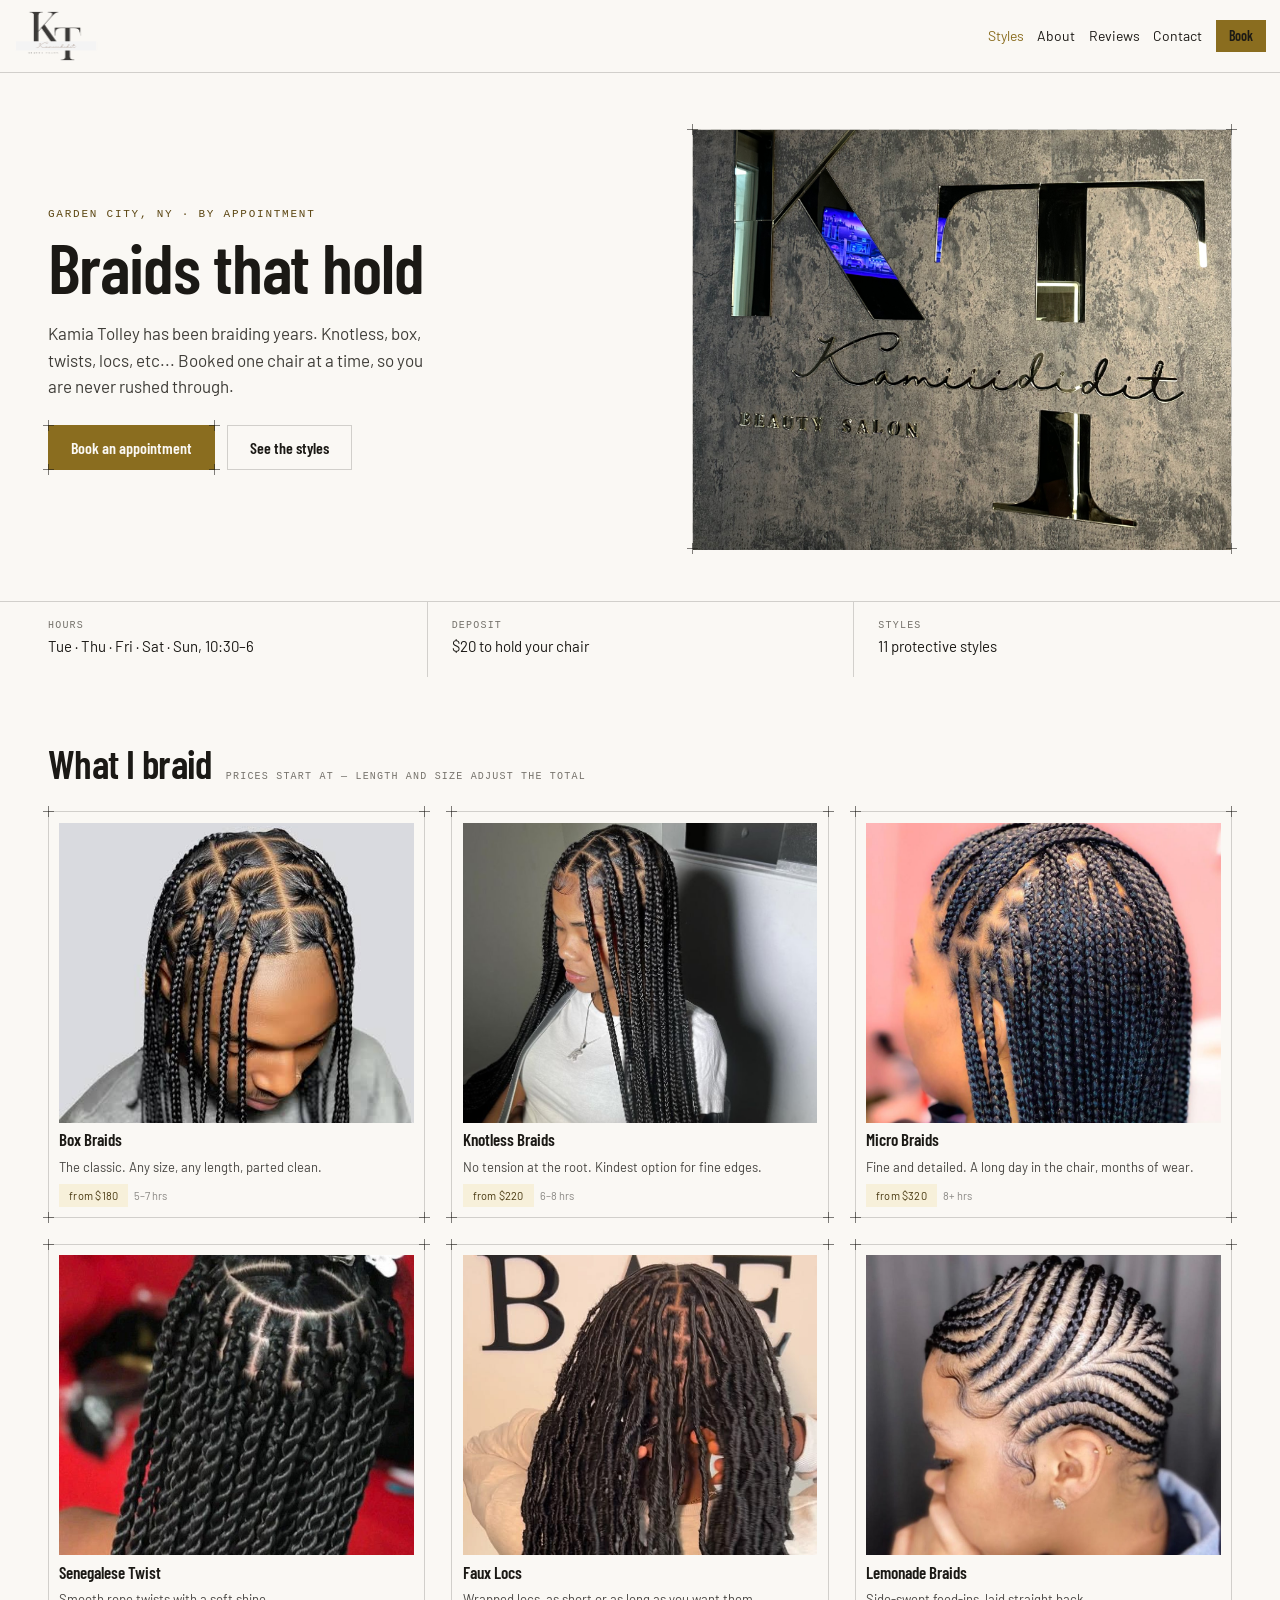
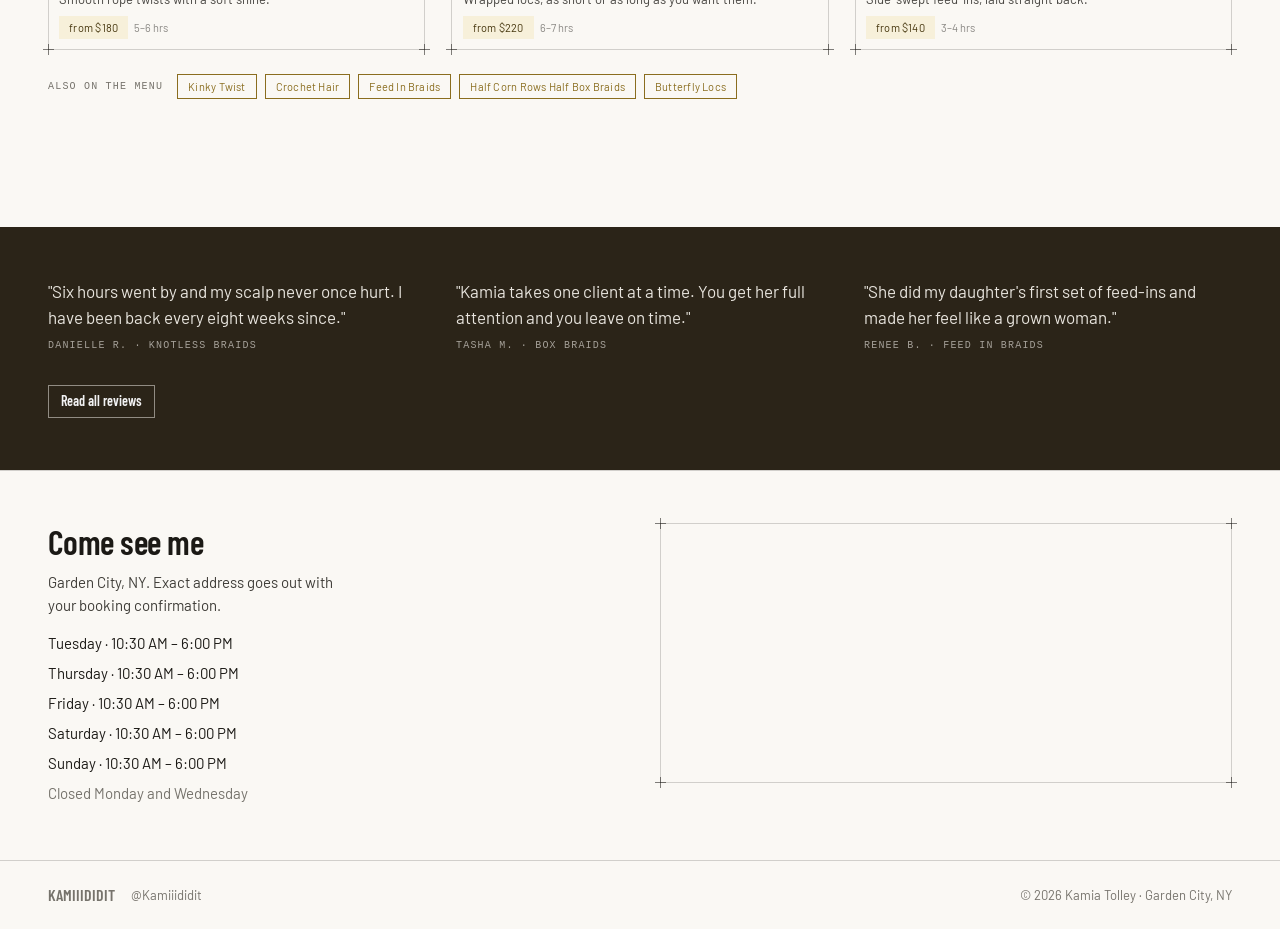
<file: index.html>
<!DOCTYPE html>
<html lang="en">
<head>
<meta charset="utf-8">
<meta name="viewport" content="width=device-width, initial-scale=1">
<title>KamiDidIt — Braiding in Garden City, NY</title>
<meta name="description" content="Kamia Tolley braids out of Garden City, NY — knotless, box, twists and locs, one chair at a time. Book online with a $20 deposit.">
<link rel="stylesheet" href="assets/styles.css">
<link rel="stylesheet" href="assets/site.css">
</head>
<body>

<header class="nav site-nav">
  <a class="nav-brand" href="index.html"><img class="nav-logo" src="assets/logo.png" alt="KamiiiDidIt"></a>
  <nav class="nav-links">
    <a href="index.html" aria-current="page">Styles</a>
    <a href="about.html">About</a>
    <a href="reviews.html">Reviews</a>
    <a href="contact.html">Contact</a>
  </nav>
  <a class="btn btn-primary" href="book.html">Book</a>
  <button class="nav-toggle" id="navToggle" aria-expanded="false" aria-controls="navPanel" aria-label="Menu">
    <svg width="20" height="20" viewBox="0 0 24 24" fill="none" stroke="currentColor" stroke-width="1.5"><path d="M3 6h18M3 12h18M3 18h18"/></svg>
  </button>
  <div class="nav-panel" id="navPanel">
    <a href="index.html" aria-current="page">Styles</a>
    <a href="about.html">About</a>
    <a href="reviews.html">Reviews</a>
    <a href="contact.html">Contact</a>
    <a class="btn btn-primary" href="book.html">Book an appointment</a>
  </div>
</header>

<section class="hero">
  <div>
    <div class="page-kicker">GARDEN CITY, NY · BY APPOINTMENT</div>
    <h1>Braids that hold</h1>
    <p>Kamia Tolley has been braiding years. Knotless, box, twists, locs, etc... Booked one chair at a time, so you are never rushed through.</p>
    <div class="hero-actions">
      <a class="btn btn-primary blueprint" href="book.html" style="padding:12px 22px;font-size:16px"><i class="corner tl"></i><i class="corner tr"></i><i class="corner bl"></i><i class="corner br"></i>Book an appointment</a>
      <a class="btn btn-secondary" href="#what-i-braid" style="padding:12px 22px;font-size:16px">See the styles</a>
    </div>
  </div>
  <div class="ph blueprint" style="height:420px"><i class="corner tl"></i><i class="corner tr"></i><i class="corner bl"></i><i class="corner br"></i>
    <img class = "card-photo-me" src = "assets/img/Wall-Logo.jpeg" alt = "Wall-Logo" style="object-position: center 80%;">
  </div></section>

<div class="info-strip">
  <div><div class="eyebrow">HOURS</div><div class="value">Tue · Thu · Fri · Sat · Sun, 10:30–6</div></div>
  <div><div class="eyebrow">DEPOSIT</div><div class="value">$20 to hold your chair</div></div>
  <div><div class="eyebrow">STYLES</div><div class="value">11 protective styles</div></div>
</div>

<section class="section" id="what-i-braid">
  <div class="section-title-row">
    <h2 style="font-size:40px;margin:0">What I braid</h2>
    <span class="eyebrow">PRICES START AT — LENGTH AND SIZE ADJUST THE TOTAL</span>
  </div>
  <div class="braid-grid">
    <div class="card blueprint"><i class="corner tl"></i><i class="corner tr"></i><i class="corner bl"></i><i class="corner br"></i>
      <img class="card-photo" src="assets/img/box-braids.jpg" alt="Box braids" style="object-position: center 20%;">
      <div class="card-title">Box Braids</div><p class="card-body">The classic. Any size, any length, parted clean.</p>
      <div class="card-meta"><span class="tag tag-accent">from $180</span><span>5–7 hrs</span></div></div>
    <div class="card blueprint"><i class="corner tl"></i><i class="corner tr"></i><i class="corner bl"></i><i class="corner br"></i>
      <img class="card-photo" src="assets/img/knotless-braids.jpg" alt="Knotless braids" style="object-position: center 10%;">
      <div class="card-title">Knotless Braids</div><p class="card-body">No tension at the root. Kindest option for fine edges.</p>
      <div class="card-meta"><span class="tag tag-accent">from $220</span><span>6–8 hrs</span></div></div>
    <div class="card blueprint"><i class="corner tl"></i><i class="corner tr"></i><i class="corner bl"></i><i class="corner br"></i>
      <img class="card-photo" src="assets/img/micro.jpg" alt="Micro Braids" style="object-position: center 5%;">
      <div class="card-title">Micro Braids</div><p class="card-body">Fine and detailed. A long day in the chair, months of wear.</p>
      <div class="card-meta"><span class="tag tag-accent">from $320</span><span>8+ hrs</span></div></div>
    <div class="card blueprint"><i class="corner tl"></i><i class="corner tr"></i><i class="corner bl"></i><i class="corner br"></i>
      <img class="card-photo" src="assets/img/senegalese-twist.jpg" alt="Senegalese twist" style="object-position: center 5%;">
      <div class="card-title">Senegalese Twist</div><p class="card-body">Smooth rope twists with a soft shine.</p>
      <div class="card-meta"><span class="tag tag-accent">from $180</span><span>5–6 hrs</span></div></div>
    <div class="card blueprint"><i class="corner tl"></i><i class="corner tr"></i><i class="corner bl"></i><i class="corner br"></i>
      <img class="card-photo" src="assets/img/faux-locs.jpg" alt="Faux locs" style="object-position: center 10%;">
      <div class="card-title">Faux Locs</div><p class="card-body">Wrapped locs, as short or as long as you want them.</p>
      <div class="card-meta"><span class="tag tag-accent">from $220</span><span>6–7 hrs</span></div></div>
    <div class="card blueprint"><i class="corner tl"></i><i class="corner tr"></i><i class="corner bl"></i><i class="corner br"></i>
      <img class="card-photo" src="assets/img/lemonade-braids.jpg" alt="Lemonade braids" style="object-position: center 5%;">
      <div class="card-title">Lemonade Braids</div><p class="card-body">Side-swept feed-ins, laid straight back.</p>
      <div class="card-meta"><span class="tag tag-accent">from $140</span><span>3–4 hrs</span></div></div>
  </div>
  <div class="also-on-menu">
    <span class="eyebrow">ALSO ON THE MENU</span>
    <span class="tag tag-outline">Kinky Twist</span><span class="tag tag-outline">Crochet Hair</span><span class="tag tag-outline">Feed In Braids</span><span class="tag tag-outline">Half Corn Rows Half Box Braids</span><span class="tag tag-outline">Butterfly Locs</span>
  </div>
</section>

<div class="ink-band" style="margin-top:64px">
  <div class="ink-band-grid">
    <div><p class="quote">"Six hours went by and my scalp never once hurt. I have been back every eight weeks since."</p><div class="attrib">DANIELLE R. · KNOTLESS BRAIDS</div></div>
    <div><p class="quote">"Kamia takes one client at a time. You get her full attention and you leave on time."</p><div class="attrib">TASHA M. · BOX BRAIDS</div></div>
    <div><p class="quote">"She did my daughter's first set of feed-ins and made her feel like a grown woman."</p><div class="attrib">RENEE B. · FEED IN BRAIDS</div></div>
  </div>
  <div style="margin-top:34px"><a class="btn" href="reviews.html">Read all reviews</a></div>
</div>

<div class="visit-grid">
  <div>
    <h2 style="font-size:34px;margin:0 0 10px">Come see me</h2>
    <p style="color:var(--color-neutral-800);max-width:36ch">Garden City, NY. Exact address goes out with your booking confirmation.</p>
    <div class="hours-list">
      <div>Tuesday · 10:30 AM – 6:00 PM</div><div>Thursday · 10:30 AM – 6:00 PM</div><div>Friday · 10:30 AM – 6:00 PM</div><div>Saturday · 10:30 AM – 6:00 PM</div><div>Sunday · 10:30 AM – 6:00 PM</div>
      <div class="closed">Closed Monday and Wednesday</div>
    </div>
  </div>
  <div class="blueprint" style="height:260px"><i class="corner tl"></i><i class="corner tr"></i><i class="corner bl"></i><i class="corner br"></i><iframe src="https://maps.google.com/maps?q=Garden%20City%2C%20NY&z=13&output=embed" width="100%" height="100%" style="border:0;display:block" loading="lazy" referrerpolicy="no-referrer-when-downgrade" title="Map of Garden City, NY"></iframe></div>
</div>

<footer class="site-footer">
  <span class="nav-brand">KAMIIIDIDIT</span>
  <span>@Kamiiididit</span>
  <span class="copyright">© 2026 Kamia Tolley · Garden City, NY</span>
</footer>

<script src="assets/site.js"></script>
</body>
</html>
</file>
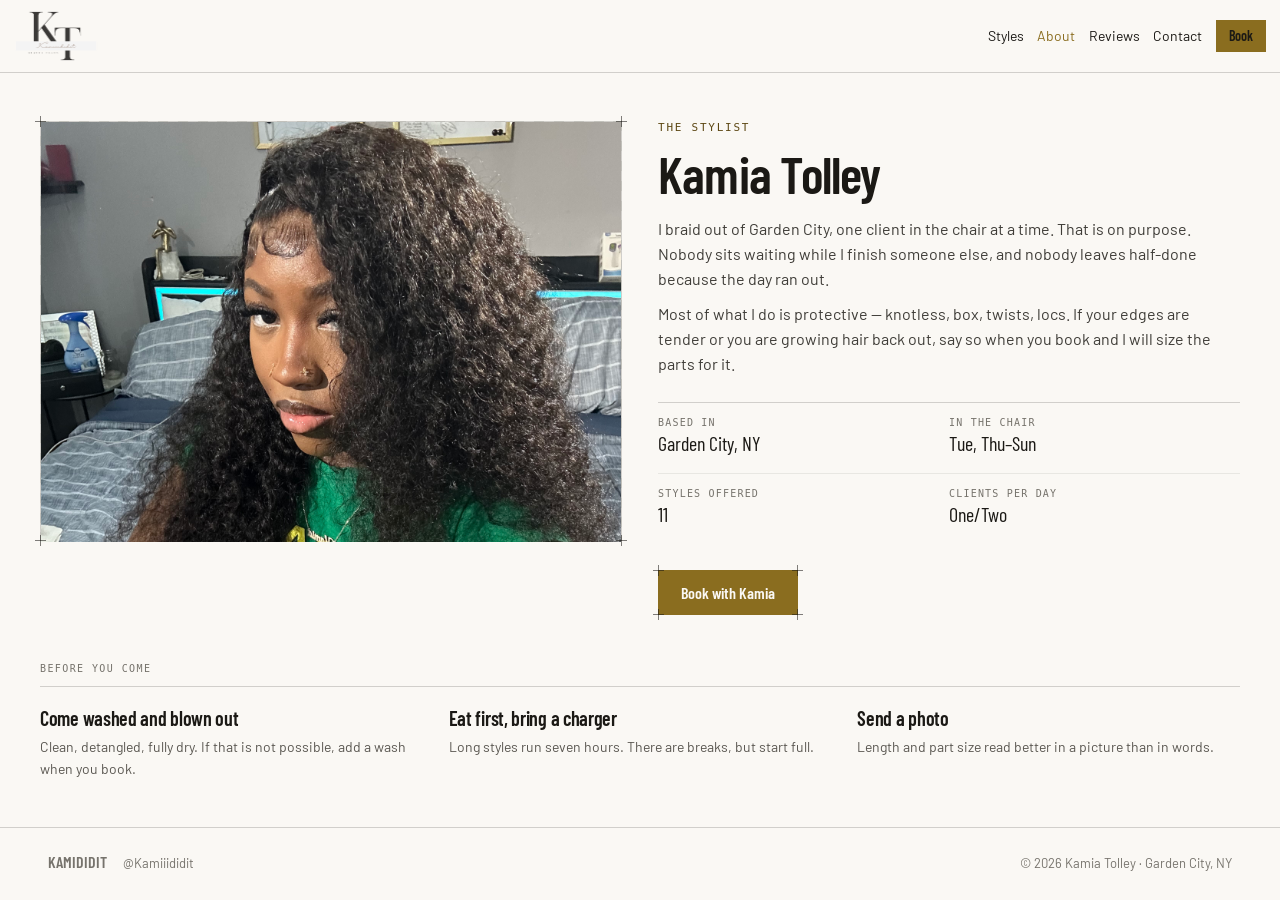
<file: about.html>
<!DOCTYPE html>
<html lang="en">
<head>
<meta charset="utf-8">
<meta name="viewport" content="width=device-width, initial-scale=1">
<title>About Kamia — KamiDidIt</title>
<meta name="description" content="Kamia Tolley braids one client at a time out of Garden City, NY. Read what to know before you sit down.">
<link rel="stylesheet" href="assets/styles.css">
<link rel="stylesheet" href="assets/site.css">
</head>
<body>

<header class="nav site-nav">
  <a class="nav-brand" href="index.html"><img class="nav-logo" src="assets/logo.png" alt="KamiiiDidIt"></a>
  <nav class="nav-links">
    <a href="index.html">Styles</a>
    <a href="about.html" aria-current="page">About</a>
    <a href="reviews.html">Reviews</a>
    <a href="contact.html">Contact</a>
  </nav>
  <a class="btn btn-primary" href="book.html">Book</a>
  <button class="nav-toggle" id="navToggle" aria-expanded="false" aria-controls="navPanel" aria-label="Menu">
    <svg width="20" height="20" viewBox="0 0 24 24" fill="none" stroke="currentColor" stroke-width="1.5"><path d="M3 6h18M3 12h18M3 18h18"/></svg>
  </button>
  <div class="nav-panel" id="navPanel">
    <a href="index.html">Styles</a>
    <a href="about.html" aria-current="page">About</a>
    <a href="reviews.html">Reviews</a>
    <a href="contact.html">Contact</a>
    <a class="btn btn-primary" href="book.html">Book an appointment</a>
  </div>
</header>

<div class="about-grid">
  <div class="ph blueprint" style="height:420px"><i class="corner tl"></i><i class="corner tr"></i><i class="corner bl"></i><i class="corner br"></i>
    <img class = "card-photo-me" src = "assets/img/Kami.jpeg" alt = "Kami" style="object-position: center 15%;">
  </div>
  <div>
    <div class="page-kicker">THE STYLIST</div>
    <h1>Kamia Tolley</h1>
    <p>I braid out of Garden City, one client in the chair at a time. That is on purpose. Nobody sits waiting while I finish someone else, and nobody leaves half-done because the day ran out.</p>
    <p>Most of what I do is protective — knotless, box, twists, locs. If your edges are tender or you are growing hair back out, say so when you book and I will size the parts for it.</p>
    <div class="about-stats">
      <div><div class="eyebrow">BASED IN</div><div class="value">Garden City, NY</div></div>
      <div><div class="eyebrow">IN THE CHAIR</div><div class="value">Tue, Thu–Sun</div></div>
      <div><div class="eyebrow">STYLES OFFERED</div><div class="value">11</div></div>
      <div><div class="eyebrow">CLIENTS PER DAY</div><div class="value">One/Two</div></div>
    </div>
    <a class="btn btn-primary blueprint" href="book.html" style="padding:12px 22px;font-size:16px;margin-top:26px"><i class="corner tl"></i><i class="corner tr"></i><i class="corner bl"></i><i class="corner br"></i>Book with Kamia</a>
  </div>
</div>

<div class="section-rule">
  <div class="eyebrow">BEFORE YOU COME</div>
  <div class="prep-grid">
    <div><h4>Come washed and blown out</h4><p>Clean, detangled, fully dry. If that is not possible, add a wash when you book.</p></div>
    <div><h4>Eat first, bring a charger</h4><p>Long styles run seven hours. There are breaks, but start full.</p></div>
    <div><h4>Send a photo</h4><p>Length and part size read better in a picture than in words.</p></div>
  </div>
</div>

<footer class="site-footer">
  <span class="nav-brand">KAMIDIDIT</span>
  <span>@Kamiiididit</span>
  <span class="copyright">© 2026 Kamia Tolley · Garden City, NY</span>
</footer>

<script src="assets/site.js"></script>
</body>
</html>
</file>
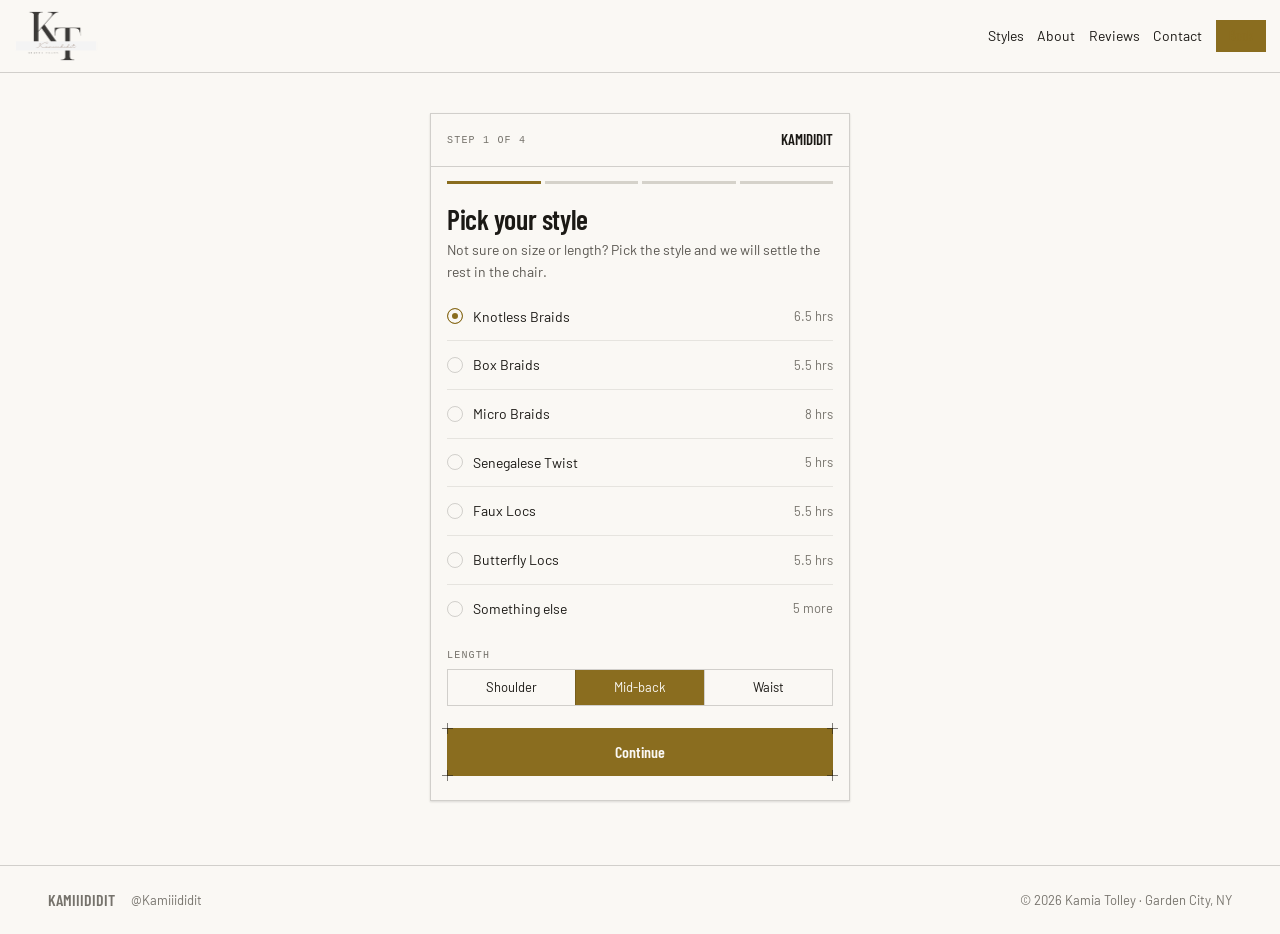
<file: book.html>
<!DOCTYPE html>
<html lang="en">
<head>
<meta charset="utf-8">
<meta name="viewport" content="width=device-width, initial-scale=1">
<title>Book an Appointment — KamiDidIt</title>
<meta name="description" content="Book a braiding appointment with Kamia Tolley in Garden City, NY. Pick your style, your day, and hold your chair with a $20 deposit.">
<link rel="stylesheet" href="assets/styles.css">
<link rel="stylesheet" href="assets/site.css">
</head>
<body>

<header class="nav site-nav">
  <a class="nav-brand" href="index.html"><img class="nav-logo" src="assets/logo.png" alt="KamiiiDidIt"></a>
  <nav class="nav-links">
    <a href="index.html">Styles</a>
    <a href="about.html">About</a>
    <a href="reviews.html">Reviews</a>
    <a href="contact.html">Contact</a>
  </nav>
  <a class="btn btn-primary" href="book.html" aria-current="page">Book</a>
  <button class="nav-toggle" id="navToggle" aria-expanded="false" aria-controls="navPanel" aria-label="Menu">
    <svg width="20" height="20" viewBox="0 0 24 24" fill="none" stroke="currentColor" stroke-width="1.5"><path d="M3 6h18M3 12h18M3 18h18"/></svg>
  </button>
  <div class="nav-panel" id="navPanel">
    <a href="index.html">Styles</a>
    <a href="about.html">About</a>
    <a href="reviews.html">Reviews</a>
    <a href="contact.html">Contact</a>
    <a class="btn btn-primary" href="book.html" aria-current="page">Book an appointment</a>
  </div>
</header>

<div class="wizard-wrap">
<div class="wizard-card" data-wizard>

  <div class="wizard-head">
    <span class="eyebrow" id="stepLabel">STEP 1 OF 4</span>
    <span class="brand">KAMIDIDIT</span>
  </div>
  <div class="wizard-progress"><span class="done"></span><span></span><span></span><span></span></div>

  <!-- STEP 1 — style + length -->
  <section class="wizard-step" data-step="1">
    <h3>Pick your style</h3>
    <p class="step-hint">Not sure on size or length? Pick the style and we will settle the rest in the chair.</p>
    <div class="style-list">
      <label class="radio"><span class="name"><input type="radio" name="bk-style" value="knotless" checked><span class="dot"></span>Knotless Braids</span><span class="hrs" data-hrs-for="knotless">6–8 hrs</span></label>
      <label class="radio"><span class="name"><input type="radio" name="bk-style" value="box"><span class="dot"></span>Box Braids</span><span class="hrs" data-hrs-for="box">5–7 hrs</span></label>
      <label class="radio"><span class="name"><input type="radio" name="bk-style" value="micro"><span class="dot"></span>Micro Braids</span><span class="hrs" data-hrs-for="micro">8+ hrs</span></label>
      <label class="radio"><span class="name"><input type="radio" name="bk-style" value="senegalese"><span class="dot"></span>Senegalese Twist</span><span class="hrs" data-hrs-for="senegalese">5–6 hrs</span></label>
      <label class="radio"><span class="name"><input type="radio" name="bk-style" value="fauxlocs"><span class="dot"></span>Faux Locs</span><span class="hrs" data-hrs-for="fauxlocs">6–7 hrs</span></label>
      <label class="radio"><span class="name"><input type="radio" name="bk-style" value="butterfly"><span class="dot"></span>Butterfly Locs</span><span class="hrs" data-hrs-for="butterfly">6 hrs</span></label>
      <label class="radio" style="border-bottom:none"><span class="name"><input type="radio" name="bk-style" value="other"><span class="dot"></span>Something else</span><span class="hrs">5 more</span></label>
    </div>
    <div class="field-block">
      <div class="eyebrow">LENGTH</div>
      <div class="seg" style="width:100%">
        <label class="seg-opt" style="flex:1;justify-content:center"><input type="radio" name="bk-len" value="Shoulder">Shoulder</label>
        <label class="seg-opt" style="flex:1;justify-content:center"><input type="radio" name="bk-len" value="Mid-back" checked>Mid-back</label>
        <label class="seg-opt" style="flex:1;justify-content:center"><input type="radio" name="bk-len" value="Waist">Waist</label>
      </div>
    </div>
    <button type="button" class="btn btn-primary btn-block blueprint" data-next="2" style="min-height:48px;font-size:16px;margin-top:22px"><i class="corner tl"></i><i class="corner tr"></i><i class="corner bl"></i><i class="corner br"></i>Continue</button>
  </section>

  <!-- STEP 2 — day + time -->
  <section class="wizard-step" data-step="2" hidden>
    <h3>Pick your day</h3>
    <p class="step-hint"><span data-sum-style>Knotless Braids, mid-back</span> — <span data-sum-hrs>about 6–8 hrs — only full-day slots show</span>.</p>

    <div class="cal-head">
      <span class="month" id="calMonthLabel">&nbsp;</span>
      <span class="arrows">
        <button type="button" class="btn btn-secondary btn-icon" id="calPrev" aria-label="Previous month">‹</button>
        <button type="button" class="btn btn-secondary btn-icon" id="calNext" aria-label="Next month">›</button>
      </span>
    </div>
    <div class="cal-dow"><span>M</span><span>T</span><span>W</span><span>T</span><span>F</span><span>S</span><span>S</span></div>
    <div class="cal-grid" id="calGrid"></div>

    <div class="eyebrow field-block" data-sum-daylabel>&nbsp;</div>
    <div class="time-row" id="timeRow"></div>
    <p style="font-size:12px;color:var(--color-neutral-600);margin-top:12px">Shorter styles free up more start times in the day — longer ones take the whole chair.</p>

    <div style="display:flex;gap:10px;margin-top:14px">
      <button type="button" class="btn btn-secondary" data-back="1" style="min-height:48px">Back</button>
      <button type="button" class="btn btn-primary blueprint" data-next="3" style="flex:1;min-height:48px;font-size:16px"><i class="corner tl"></i><i class="corner tr"></i><i class="corner bl"></i><i class="corner br"></i>Continue</button>
    </div>
  </section>

  <!-- STEP 3 — about you -->
  <section class="wizard-step" data-step="3" hidden>
    <h3>About you</h3>
    <p class="step-hint">So I know what to have ready before you sit down.</p>
    <div style="display:flex;flex-direction:column;gap:14px;margin-top:14px">
      <div class="field"><label for="bkName">Name</label><input id="bkName" class="input" style="min-height:44px" placeholder="Your name" required></div>
      <div class="field"><label for="bkPhone">Phone</label><input id="bkPhone" class="input" type="tel" style="min-height:44px" placeholder="(516) 555-0142" required></div>
      <div class="field"><label for="bkEmail">Email</label><input id="bkEmail" class="input" type="email" style="min-height:44px" placeholder="you@email.com"></div>
      <div class="field"><label>Are you bringing your own hair?</label>
        <div class="seg" style="width:100%"><label class="seg-opt" style="flex:1;justify-content:center;min-height:44px"><input type="radio" name="bk-hair" value="own" checked>Yes</label><label class="seg-opt" style="flex:1;justify-content:center;min-height:44px"><input type="radio" name="bk-hair" value="need">I need hair</label></div>
      </div>
      <div class="field"><label for="bkNotes">Anything I should know?</label><textarea id="bkNotes" class="input" placeholder="Tender scalp, a color you want, a length photo — say it here."></textarea></div>
    </div>
    <div style="display:flex;gap:10px;margin-top:20px">
      <button type="button" class="btn btn-secondary" data-back="2" style="min-height:48px">Back</button>
      <button type="button" class="btn btn-primary blueprint" data-next="4" style="flex:1;min-height:48px;font-size:16px"><i class="corner tl"></i><i class="corner tr"></i><i class="corner bl"></i><i class="corner br"></i>Continue to deposit</button>
    </div>
  </section>

  <!-- STEP 4 — deposit -->
  <section class="wizard-step" data-step="4" hidden>
    <h3>Hold your chair</h3>
    <p class="step-hint">A $20 deposit books the day. It comes off your total. Kamia confirms the final price with you before we start.</p>
    <div class="card blueprint" style="margin-top:14px"><i class="corner tl"></i><i class="corner tr"></i><i class="corner bl"></i><i class="corner br"></i>
      <table class="table summary-table"><tbody>
        <tr><td data-sum-style>Knotless Braids, mid-back</td><td style="text-align:right;color:var(--color-neutral-600)" data-sum-hair>own hair</td></tr>
        <tr><td data-sum-day>Saturday, Oct 10 · 10:30 AM</td><td style="text-align:right;color:var(--color-neutral-600)" data-sum-length>~7 hrs</td></tr>
        <tr class="total"><td>Due today</td><td style="text-align:right">$20</td></tr>
        <tr class="muted"><td>Balance, in salon</td><td style="text-align:right">Quoted at your consult</td></tr>
      </tbody></table>
    </div>
    <p style="font-size:12px;color:var(--color-neutral-600);margin-top:10px">This is a design prototype — no payment is collected or transmitted here.</p>
    <div style="display:flex;flex-direction:column;gap:12px;margin-top:16px">
      <div class="field"><label for="bkCard">Card number</label><input id="bkCard" class="input" style="min-height:44px" placeholder="•••• •••• •••• ••••" autocomplete="off"></div>
      <div style="display:grid;grid-template-columns:1fr 1fr;gap:12px">
        <div class="field"><label for="bkExp">Expiry</label><input id="bkExp" class="input" style="min-height:44px" placeholder="MM / YY" autocomplete="off"></div>
        <div class="field"><label for="bkCvc">CVC</label><input id="bkCvc" class="input" style="min-height:44px" placeholder="•••" autocomplete="off"></div>
      </div>
    </div>
    <p style="font-size:12px;color:var(--color-neutral-700);margin-top:14px">Deposits are non-refundable, but move once if you tell me 48 hours ahead.</p>
    <div style="display:flex;gap:10px;margin-top:6px">
      <button type="button" class="btn btn-secondary" data-back="3" style="min-height:48px">Back</button>
      <button type="button" class="btn btn-primary blueprint" data-next="5" style="flex:1;min-height:48px;font-size:16px"><i class="corner tl"></i><i class="corner tr"></i><i class="corner bl"></i><i class="corner br"></i>Pay $20 and book</button>
    </div>
  </section>

  <!-- CONFIRMATION -->
  <div class="confirm-panel" hidden>
    <div class="mark">
      <svg width="24" height="24" viewBox="0 0 24 24" fill="none" stroke="currentColor" stroke-width="1.5"><path d="M20 6 9 17l-5-5"/></svg>
    </div>
    <h3>Chair held</h3>
    <p>Kamia will text you to confirm the exact address before <span data-sum-day>Saturday, Oct 10 · 10:30 AM</span>. Reply there with any last details.</p>
    <a class="btn btn-secondary btn-block" href="index.html" style="margin-top:18px">Back to home</a>
  </div>

</div>
</div>

<footer class="site-footer" style="max-width:1280px;margin:0 auto">
  <span class="nav-brand">KAMIIIDIDIT</span>
  <span>@Kamiiididit</span>
  <span class="copyright">© 2026 Kamia Tolley · Garden City, NY</span>
</footer>

<script src="assets/site.js"></script>
<script>
  // Keep the STEP n OF 4 label in sync with the visible step (label lives
  // outside the wizard's own data-* summary hooks, so wire it here).
  document.addEventListener("DOMContentLoaded", function () {
    var wizard = document.querySelector("[data-wizard]");
    var label = document.getElementById("stepLabel");
    if (!wizard || !label) return;
    var obs = new MutationObserver(function () {
      var visible = wizard.querySelector(".wizard-step:not([hidden])");
      if (visible) label.textContent = "STEP " + visible.dataset.step + " OF 4";
    });
    obs.observe(wizard, { attributes: true, attributeFilter: ["hidden"], subtree: true });
  });
</script>
</body>
</html>
</file>
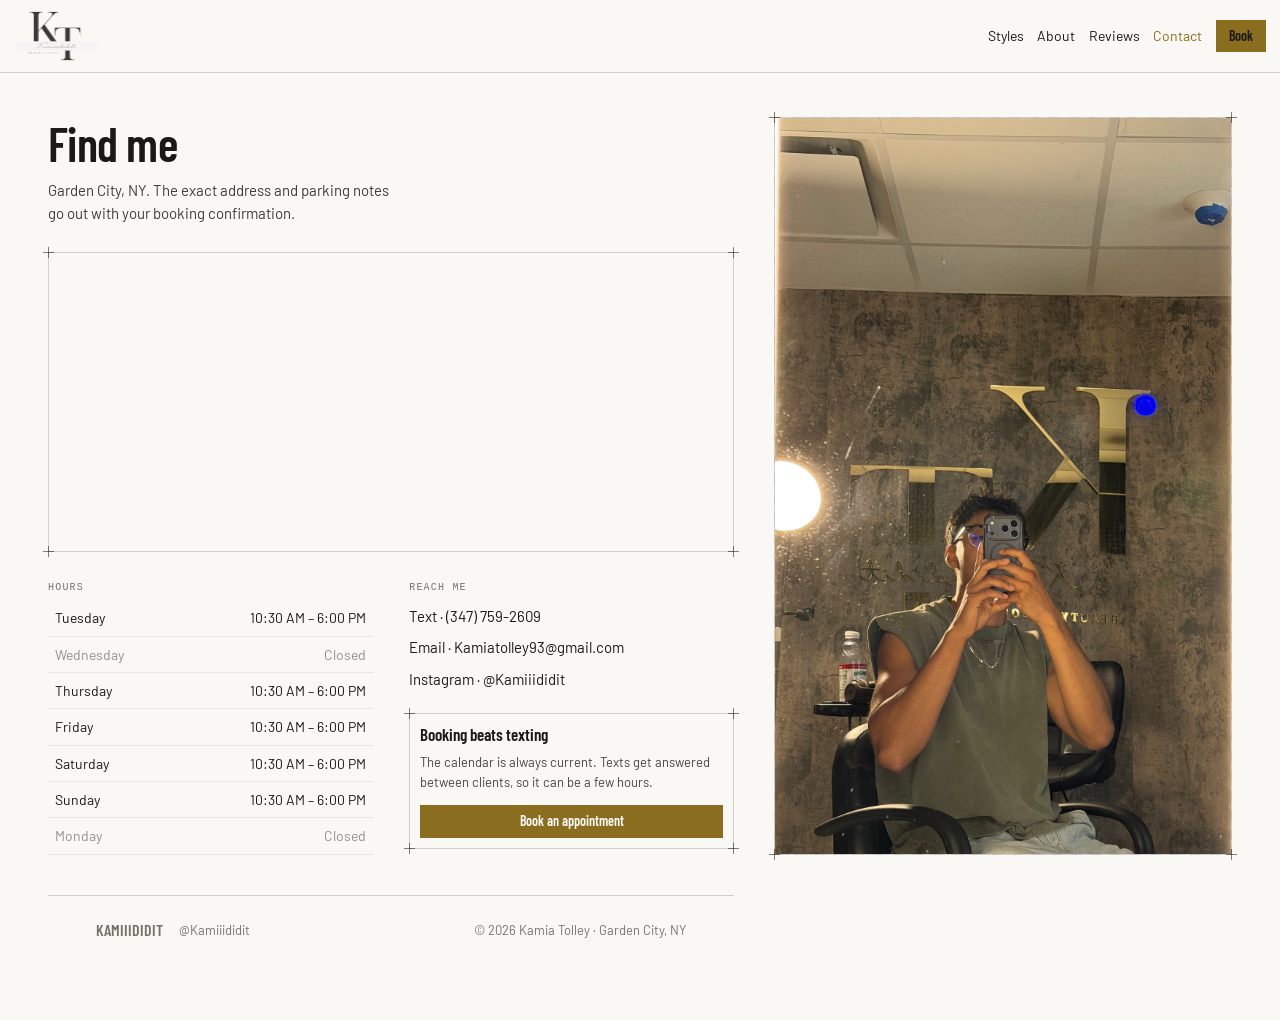
<file: contact.html>
<!DOCTYPE html>
<html lang="en">
<head>
<meta charset="utf-8">
<meta name="viewport" content="width=device-width, initial-scale=1">
<title>Contact &amp; Location — KamiDidIt</title>
<meta name="description" content="Find KamiDidIt in Garden City, NY — hours, text, email and Instagram, plus how to book.">
<link rel="stylesheet" href="assets/styles.css">
<link rel="stylesheet" href="assets/site.css">
</head>
<body>

<header class="nav site-nav">
  <a class="nav-brand" href="index.html"><img class="nav-logo" src="assets/logo.png" alt="KamiiiDidIt"></a>
  <nav class="nav-links">
    <a href="index.html">Styles</a>
    <a href="about.html">About</a>
    <a href="reviews.html">Reviews</a>
    <a href="contact.html" aria-current="page">Contact</a>
  </nav>
  <a class="btn btn-primary" href="book.html">Book</a>
  <button class="nav-toggle" id="navToggle" aria-expanded="false" aria-controls="navPanel" aria-label="Menu">
    <svg width="20" height="20" viewBox="0 0 24 24" fill="none" stroke="currentColor" stroke-width="1.5"><path d="M3 6h18M3 12h18M3 18h18"/></svg>
  </button>
  <div class="nav-panel" id="navPanel">
    <a href="index.html">Styles</a>
    <a href="about.html">About</a>
    <a href="reviews.html">Reviews</a>
    <a href="contact.html" aria-current="page">Contact</a>
    <a class="btn btn-primary" href="book.html">Book an appointment</a>
  </div>
</header>

<div class="contact-grid">
  <div>
    <h1>Find me</h1>
    <p style="color:var(--color-neutral-800);max-width:44ch">Garden City, NY. The exact address and parking notes go out with your booking confirmation.</p>
    <div class="blueprint" style="height:300px;margin:26px 0 30px"><i class="corner tl"></i><i class="corner tr"></i><i class="corner bl"></i><i class="corner br"></i><iframe src="https://maps.google.com/maps?q=Garden%20City%2C%20NY&z=13&output=embed" width="100%" height="100%" style="border:0;display:block" loading="lazy" referrerpolicy="no-referrer-when-downgrade" title="Map of Garden City, NY"></iframe></div>
    <div style="display:grid;grid-template-columns:1fr 1fr;gap:36px">
      <div>
        <div class="eyebrow" style="margin-bottom:8px">HOURS</div>
        <table class="table"><tbody>
          <tr><td>Tuesday</td><td style="text-align:right">10:30 AM – 6:00 PM</td></tr>
          <tr><td style="color:var(--color-neutral-500)">Wednesday</td><td style="text-align:right;color:var(--color-neutral-500)">Closed</td></tr>
          <tr><td>Thursday</td><td style="text-align:right">10:30 AM – 6:00 PM</td></tr>
          <tr><td>Friday</td><td style="text-align:right">10:30 AM – 6:00 PM</td></tr>
          <tr><td>Saturday</td><td style="text-align:right">10:30 AM – 6:00 PM</td></tr>
          <tr><td>Sunday</td><td style="text-align:right">10:30 AM – 6:00 PM</td></tr>
          <tr><td style="color:var(--color-neutral-500)">Monday</td><td style="text-align:right;color:var(--color-neutral-500)">Closed</td></tr>
        </tbody></table>
      </div>
      <div>
        <div class="eyebrow" style="margin-bottom:8px">REACH ME</div>
        <div class="reach-list">
          <div>Text · (347) 759-2609</div>
          <div>Email · Kamiatolley93@gmail.com</div>
          <div>Instagram · @Kamiiididit</div>
        </div>
        <div class="card blueprint" style="margin-top:18px"><i class="corner tl"></i><i class="corner tr"></i><i class="corner bl"></i><i class="corner br"></i>
          <div class="card-title">Booking beats texting</div>
          <p class="card-body">The calendar is always current. Texts get answered between clients, so it can be a few hours.</p>
          <a class="btn btn-primary btn-block" href="book.html">Book an appointment</a></div>
      </div>
    </div>
  </div>

  <div class="ph blueprint" style="height:100%;min-height:420px"><i class="corner tl"></i><i class="corner tr"></i><i class="corner bl"></i><i class="corner br"></i>
    <img class = "card-photo-seat" src="assets/img/chair.jpeg" alt = "Chair;">
</div>

<footer class="site-footer">
  <span class="nav-brand">KAMIIIDIDIT</span>
  <span>@Kamiiididit</span>
  <span class="copyright">© 2026 Kamia Tolley · Garden City, NY</span>
</footer>

<script src="assets/site.js"></script>
</body>
</html>
</file>
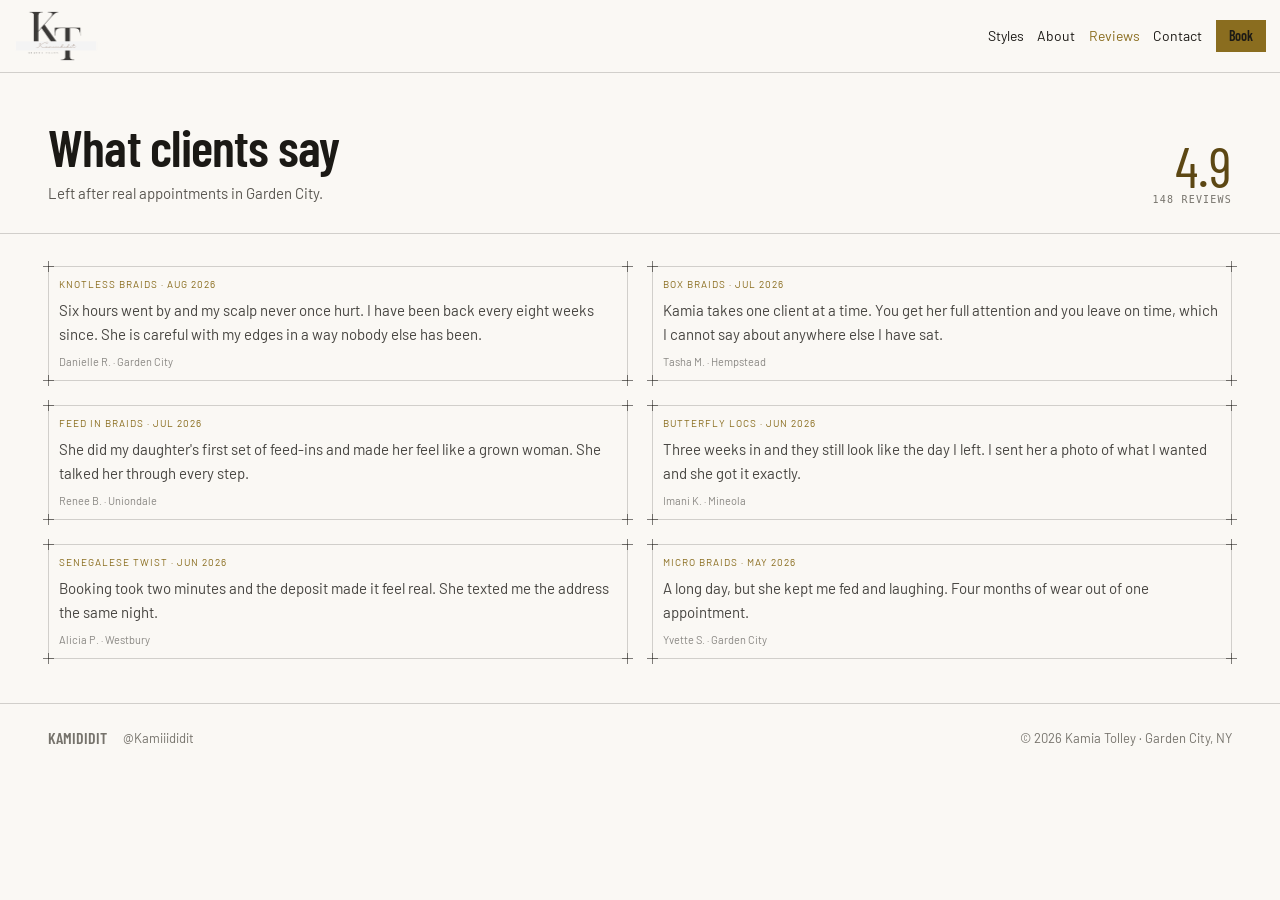
<file: reviews.html>
<!DOCTYPE html>
<html lang="en">
<head>
<meta charset="utf-8">
<meta name="viewport" content="width=device-width, initial-scale=1">
<title>Reviews — KamiDidIt</title>
<meta name="description" content="What clients say about braiding appointments with Kamia Tolley in Garden City, NY.">
<link rel="stylesheet" href="assets/styles.css">
<link rel="stylesheet" href="assets/site.css">
</head>
<body>

<header class="nav site-nav">
  <a class="nav-brand" href="index.html"><img class="nav-logo" src="assets/logo.png" alt="KamiiiDidIt"></a>
  <nav class="nav-links">
    <a href="index.html">Styles</a>
    <a href="about.html">About</a>
    <a href="reviews.html" aria-current="page">Reviews</a>
    <a href="contact.html">Contact</a>
  </nav>
  <a class="btn btn-primary" href="book.html">Book</a>
  <button class="nav-toggle" id="navToggle" aria-expanded="false" aria-controls="navPanel" aria-label="Menu">
    <svg width="20" height="20" viewBox="0 0 24 24" fill="none" stroke="currentColor" stroke-width="1.5"><path d="M3 6h18M3 12h18M3 18h18"/></svg>
  </button>
  <div class="nav-panel" id="navPanel">
    <a href="index.html">Styles</a>
    <a href="about.html">About</a>
    <a href="reviews.html" aria-current="page">Reviews</a>
    <a href="contact.html">Contact</a>
    <a class="btn btn-primary" href="book.html">Book an appointment</a>
  </div>
</header>

<div class="reviews-header">
  <div><h1>What clients say</h1><p style="margin:6px 0 0;color:var(--color-neutral-700)">Left after real appointments in Garden City.</p></div>
  <div class="rating"><div class="num">4.9</div><div class="eyebrow">148 REVIEWS</div></div>
</div>

<div class="reviews-grid">
  <div class="card blueprint"><i class="corner tl"></i><i class="corner tr"></i><i class="corner bl"></i><i class="corner br"></i>
    <div class="card-kicker">KNOTLESS BRAIDS · AUG 2026</div>
    <p class="card-body" style="font-size:15px">Six hours went by and my scalp never once hurt. I have been back every eight weeks since. She is careful with my edges in a way nobody else has been.</p>
    <div class="card-meta">Danielle R. · Garden City</div></div>
  <div class="card blueprint"><i class="corner tl"></i><i class="corner tr"></i><i class="corner bl"></i><i class="corner br"></i>
    <div class="card-kicker">BOX BRAIDS · JUL 2026</div>
    <p class="card-body" style="font-size:15px">Kamia takes one client at a time. You get her full attention and you leave on time, which I cannot say about anywhere else I have sat.</p>
    <div class="card-meta">Tasha M. · Hempstead</div></div>
  <div class="card blueprint"><i class="corner tl"></i><i class="corner tr"></i><i class="corner bl"></i><i class="corner br"></i>
    <div class="card-kicker">FEED IN BRAIDS · JUL 2026</div>
    <p class="card-body" style="font-size:15px">She did my daughter's first set of feed-ins and made her feel like a grown woman. She talked her through every step.</p>
    <div class="card-meta">Renee B. · Uniondale</div></div>
  <div class="card blueprint"><i class="corner tl"></i><i class="corner tr"></i><i class="corner bl"></i><i class="corner br"></i>
    <div class="card-kicker">BUTTERFLY LOCS · JUN 2026</div>
    <p class="card-body" style="font-size:15px">Three weeks in and they still look like the day I left. I sent her a photo of what I wanted and she got it exactly.</p>
    <div class="card-meta">Imani K. · Mineola</div></div>
  <div class="card blueprint"><i class="corner tl"></i><i class="corner tr"></i><i class="corner bl"></i><i class="corner br"></i>
    <div class="card-kicker">SENEGALESE TWIST · JUN 2026</div>
    <p class="card-body" style="font-size:15px">Booking took two minutes and the deposit made it feel real. She texted me the address the same night.</p>
    <div class="card-meta">Alicia P. · Westbury</div></div>
  <div class="card blueprint"><i class="corner tl"></i><i class="corner tr"></i><i class="corner bl"></i><i class="corner br"></i>
    <div class="card-kicker">MICRO BRAIDS · MAY 2026</div>
    <p class="card-body" style="font-size:15px">A long day, but she kept me fed and laughing. Four months of wear out of one appointment.</p>
    <div class="card-meta">Yvette S. · Garden City</div></div>
</div>

<footer class="site-footer">
  <span class="nav-brand">KAMIDIDIT</span>
  <span>@Kamiiididit</span>
  <span class="copyright">© 2026 Kamia Tolley · Garden City, NY</span>
</footer>

<script src="assets/site.js"></script>
</body>
</html>
</file>
<file: assets/styles.css>
/* Industry — design-system tokens and component classes. This file is the source of truth for the system's look; retune it here and see readme.md. */
@import url('https://fonts.googleapis.com/css2?family=Barlow:wght@400;500;700&family=Barlow+Condensed:wght@400;600&display=swap');

:root {
  --color-bg: #f2f2f3;
  --color-surface: #e9e9ea;
  --color-text: #1d1f20;
  --color-accent: #5980a6;
  --color-accent-2: #728fab;
  --color-divider: color-mix(in srgb, #1d1f20 16%, transparent);

  /* Tonal ramps — generated in OKLCH on one shared lightness scale, so the
     same step of any role matches the others in visual value. */
  --color-neutral-100: #f5f5f8;
  --color-neutral-200: #e7e7ea;
  --color-neutral-300: #d4d4d7;
  --color-neutral-400: #b7b7ba;
  --color-neutral-500: #98989b;
  --color-neutral-600: #7a7a7d;
  --color-neutral-700: #5d5d60;
  --color-neutral-800: #424244;
  --color-neutral-900: #2b2b2d;

  --color-accent-100: #eef6ff;
  --color-accent-200: #d6ebff;
  --color-accent-300: #b5d9fd;
  --color-accent-400: #94bce3;
  --color-accent-500: #749dc4;
  --color-accent-600: #597ea3;
  --color-accent-700: #416180;
  --color-accent-800: #2c455d;
  --color-accent-900: #1d2d3d;

  --color-accent-2-100: #eef6ff;
  --color-accent-2-200: #d6ebff;
  --color-accent-2-300: #bdd8f2;
  --color-accent-2-400: #9ebbd8;
  --color-accent-2-500: #7e9cb8;
  --color-accent-2-600: #627d98;
  --color-accent-2-700: #486077;
  --color-accent-2-800: #314457;
  --color-accent-2-900: #1f2d3a;

  --font-heading: "Barlow Condensed", system-ui, sans-serif;
  --font-heading-weight: 600;
  --font-body: "Barlow", system-ui, sans-serif;

  --space-1: 3.4px;
  --space-2: 6.8px;
  --space-3: 10.2px;
  --space-4: 13.6px;
  --space-6: 20.4px;
  --space-8: 27.2px;

  --radius-sm: 2px;
  --radius-md: 4px;
  --radius-lg: 7px;

  /* Elevation — derived from the ground: soft ink-tinted shadows on a
     light theme, a hairline edge + ambient darkness on a dark one. */
  --shadow-sm: 0 1px 2px color-mix(in srgb, #2b2b2d 14%, transparent);
  --shadow-md: 0 3px 10px color-mix(in srgb, #2b2b2d 16%, transparent);
  --shadow-lg: 0 12px 32px color-mix(in srgb, #2b2b2d 22%, transparent);
}

body {
  background: var(--color-bg);
  color: var(--color-text);
  font-family: var(--font-body);
}
h1, h2, h3, h4 { font-family: var(--font-heading); font-weight: var(--font-heading-weight); }

.blueprint {
  position: relative;
  border: 1px solid var(--color-divider);
  border-radius: 0;
}
/* The overlay image treatments (halftone, duotone) clip their overlay
   (overflow:hidden); a blueprint wrapper draws its registration marks
   outside the box, so when both classes share a wrapper the frame must
   win. */
.blueprint.halftone, .blueprint.plate, .blueprint.duotone { overflow: visible; }
.blueprint > .corner {
  position: absolute; width: 11px; height: 11px;
  color: color-mix(in srgb, var(--color-text) 55%, transparent);
}
.blueprint > .corner::before, .blueprint > .corner::after {
  content: ""; position: absolute; background: currentColor;
}
.blueprint > .corner::before { left: 5px; top: 0; width: 1px; height: 100%; }
.blueprint > .corner::after  { top: 5px; left: 0; width: 100%; height: 1px; }
.blueprint > .corner.tl { top: -6px; left: -6px; }
.blueprint > .corner.tr { top: -6px; right: -6px; }
.blueprint > .corner.bl { bottom: -6px; left: -6px; }
.blueprint > .corner.br { bottom: -6px; right: -6px; }

.duotone{position:relative;overflow:hidden}
.duotone::after{content:"";position:absolute;inset:0;pointer-events:none;
  background:var(--color-accent);mix-blend-mode:color}

/* ══════════════════════════════════════════════════════════════════════════
   Components — built with the tokens above. Plain CSS
   on plain HTML: no JavaScript, no build step. Each class is documented in
   readme.md and demonstrated in foundations/ and components/.
   ══════════════════════════════════════════════════════════════════════ */

*, *::before, *::after { box-sizing: border-box; }
body { margin: 0; font-size: 15px; line-height: 1.55; font-weight: 400; }
h1, h2, h3, h4, h5, h6 {
  font-family: var(--font-heading); font-weight: var(--font-heading-weight);
  line-height: 1.12; letter-spacing: -0.015em; margin: 0 0 var(--space-2);
}
h1 { font-size: 42px; }
h2 { font-size: 32px; }
h3 { font-size: 25px; }
h4 { font-size: 20px; }
h5 { font-size: 16px; }
h6 { font-size: 13px; }
h6 { letter-spacing: 0.08em; text-transform: uppercase; }
p { margin: 0 0 var(--space-3); }
a { color: var(--color-accent); text-underline-offset: 3px; }
img { display: block; max-width: 100%; }
figure { margin: 0; }
figcaption {
  font-size: 11px; margin-top: var(--space-1);
  color: color-mix(in srgb, var(--color-text) 55%, transparent);
}
.text-muted { color: color-mix(in srgb, var(--color-text) 55%, transparent); }
:focus { outline: none; }
:focus-visible { outline: 2px solid var(--color-accent); outline-offset: 2px; }
::selection { background: color-mix(in srgb, var(--color-accent) 30%, transparent); }

/* — rules — */
.hr {
  height: 1px; border: 0; margin: var(--space-4) 0;
  background: var(--color-divider);
}

/* — buttons — */
.btn {
  display: inline-flex; align-items: center; justify-content: center; gap: 6px;
  cursor: pointer; text-decoration: none;
  font-family: var(--font-heading); font-weight: var(--font-heading-weight);
  font-size: 14px; line-height: 1.2; color: var(--color-text); /* matches the .input's 14px —
     the pair sits side by side in sign-up rows */
  background: transparent; border: 1px solid transparent;
  padding: var(--space-2) calc(var(--space-3) * 1.2);
  border-radius: var(--radius-md);
}
.btn svg { display: block; }
.btn:disabled { opacity: 0.45; cursor: not-allowed; }
.btn-primary { background: var(--color-accent); color: var(--color-bg); }
.btn-primary:hover { background: var(--color-accent-600); }
.btn-primary:active { background: var(--color-accent-700); }
.btn-secondary { border-color: var(--color-divider); }
.btn-secondary:hover { background: color-mix(in srgb, var(--color-text) 7%, transparent); }
.btn-secondary:active { background: color-mix(in srgb, var(--color-text) 14%, transparent); }
.btn-ghost { color: var(--color-accent); padding-inline: var(--space-1); }
.btn-ghost:hover { background: color-mix(in srgb, var(--color-accent) 10%, transparent); }
.btn-ghost:active { background: color-mix(in srgb, var(--color-accent) 18%, transparent); }
.btn-icon { width: 36px; height: 36px; padding: 0; }
.btn-block { width: 100%; margin-top: var(--space-2); }

/* — forms — */
.field > label {
  display: block; font-size: 12px; margin-bottom: 5px;
  color: color-mix(in srgb, var(--color-text) 70%, transparent);
}
.input {
  width: 100%; min-height: 36px; padding: 6px 10px; font: inherit;
  font-size: 14px; color: var(--color-text); caret-color: var(--color-accent);
  background: var(--color-surface);
  border: 1px solid var(--color-divider); border-radius: var(--radius-md);
}
.input:hover { border-color: color-mix(in srgb, var(--color-text) 45%, transparent); }
.input:focus-visible { border-color: var(--color-accent); outline-offset: 0; }
textarea.input { min-height: 90px; resize: vertical; }
.radio { display: inline-flex; align-items: center; gap: 8px; cursor: pointer; font-size: 14px; }
.radio input, .seg-opt input {
  position: absolute; opacity: 0; width: 0; height: 0; pointer-events: none;
}
.radio .dot {
  width: 16px; height: 16px; flex: none; border-radius: 50%;
  border: 1.5px solid var(--color-divider);
}
.radio:hover .dot { border-color: var(--color-accent); }
.radio input:checked + .dot {
  border-color: var(--color-accent); background: var(--color-accent);
  box-shadow: inset 0 0 0 4px var(--color-bg);
}
.radio input:focus-visible + .dot { outline: 2px solid var(--color-accent); outline-offset: 2px; }
.seg {
  display: inline-flex; overflow: hidden;
  border: 1px solid var(--color-divider); border-radius: var(--radius-md);
}
.seg-opt {
  display: inline-flex; align-items: center; gap: 6px;
  padding: 7px 12px; font-size: 13px; cursor: pointer;
}
.seg-opt + .seg-opt { border-left: 1px solid var(--color-divider); }
.seg-opt:has(input:checked) { background: var(--color-accent); color: var(--color-bg); }
.seg-opt:not(:has(input:checked)):hover { background: color-mix(in srgb, var(--color-text) 7%, transparent); }
.seg-opt:has(input:focus-visible) { outline: 2px solid var(--color-accent); outline-offset: -2px; }

/* — cards — */
.card {
  display: flex; flex-direction: column; gap: var(--space-2);
  padding: var(--space-3); border-radius: var(--radius-md); background: var(--color-surface);
}
.card-kicker { font-size: 10px; letter-spacing: 0.1em; text-transform: uppercase; color: var(--color-accent); }
.card-title {
  font-family: var(--font-heading); font-weight: var(--font-heading-weight);
  font-size: 17px; line-height: 1.2;
}
.card-body { margin: 0; font-size: 13px; opacity: 0.8; flex: 1; }
.card-meta {
  display: flex; align-items: center; gap: 6px; font-size: 11px;
  color: color-mix(in srgb, var(--color-text) 50%, transparent);
}
.elev-sm { box-shadow: var(--shadow-sm); }
.elev-md { box-shadow: var(--shadow-md); }
.elev-lg { box-shadow: var(--shadow-lg); }

/* — tags — */
.tag {
  display: inline-flex; align-items: center; font-size: 11px;
  letter-spacing: 0.02em; padding: 3px 10px;
  border-radius: calc(var(--radius-md) * 0.75);
}
.tag-accent { background: var(--color-accent-100); color: var(--color-accent-800); }
.tag-accent-2 { background: var(--color-accent-2-100); color: var(--color-accent-2-800); }
.tag-neutral { background: var(--color-neutral-100); color: var(--color-neutral-800); }
.tag-outline { border: 1px solid var(--color-accent); color: var(--color-accent); }

/* — navigation — */
.nav {
  display: flex; align-items: center; gap: var(--space-4);
  padding: var(--space-3) var(--space-4);
  border-bottom: none;
}
.nav-brand {
  font-family: var(--font-heading); font-weight: var(--font-heading-weight);
  font-size: 18px; margin-right: auto;
}
.nav a { color: inherit; text-decoration: none; font-size: 14px; }
.nav a:hover, .nav a[aria-current='page'] { color: var(--color-accent); }

/* — tables — */
.table { width: 100%; border-collapse: collapse; font-size: 14px; }
.table th {
  text-align: left; font-size: 11px; letter-spacing: 0.08em; text-transform: uppercase;
  color: color-mix(in srgb, var(--color-text) 60%, transparent);
  padding: var(--space-2); border-bottom: 1px solid var(--color-divider);
}
.table td {
  padding: var(--space-2);
  border-bottom: 1px solid color-mix(in srgb, var(--color-text) 8%, transparent);
}
.table tbody tr:hover { background: color-mix(in srgb, var(--color-text) 4%, transparent); }

/* — dialog — */
.dialog-backdrop {
  position: fixed; inset: 0; display: grid; place-items: center;
  padding: var(--space-4);
  background: color-mix(in srgb, var(--color-neutral-900) 50%, transparent);
}
.dialog {
  width: min(440px, 100%); display: flex; flex-direction: column; gap: var(--space-3);
  padding: var(--space-4); border-radius: var(--radius-lg);
  background: var(--color-surface); box-shadow: var(--shadow-lg);
}
.dialog-title {
  font-family: var(--font-heading); font-weight: var(--font-heading-weight);
  font-size: 20px;
}
.dialog-body { font-size: 14px; opacity: 0.85; }
.dialog-actions { display: flex; justify-content: flex-end; gap: var(--space-2); margin-top: var(--space-2); }

/* — blueprint frame: components are wireframe objects (see .blueprint
     and .corner above) — square, transparent, hairline-bordered — */
.card, .btn, .input, .tag, .seg, .dialog { border-radius: 0; }
.card, .dialog { background: transparent; border: 1px solid var(--color-divider); }
.btn { border: 1px solid var(--color-divider); }
.btn-primary { border-color: var(--color-accent); }
.btn-ghost { border-color: transparent; }
</file>
<file: assets/site.css>
/* KamiDidIt — brand layer on top of the Industry design system (styles.css).
   Only tokens + page layout live here; components (.btn, .card, .nav, .tag,
   .table, .field/.input, .seg, .blueprint) come from the design system. */

:root {
  /* Brand override — warm gold-on-cream, light */
  --color-bg: #faf8f4;
  --color-surface: #f1eee7;
  --color-text: #1b1915;
  --color-accent: #8a6d1f;
  --color-accent-2: #8a6d1f;
  --color-divider: color-mix(in srgb, #1b1915 18%, transparent);

  --color-neutral-100: #f5f4f0;
  --color-neutral-200: #e8e6e0;
  --color-neutral-300: #d5d2ca;
  --color-neutral-400: #b6b3aa;
  --color-neutral-500: #94918a;
  --color-neutral-600: #76736c;
  --color-neutral-700: #5a5751;
  --color-neutral-800: #3f3d38;
  --color-neutral-900: #2a2824;

  --color-accent-100: #f7f0da;
  --color-accent-200: #eee2bc;
  --color-accent-300: #e0cd96;
  --color-accent-400: #c2a95f;
  --color-accent-500: #a78a34;
  --color-accent-600: #705818;
  --color-accent-700: #5c4713;
  --color-accent-800: #46360e;
  --color-accent-900: #241b06;

  --color-accent-2-100: #f7f0da;
  --color-accent-2-800: #46360e;

  --shadow-sm: 0 1px 2px rgba(27, 25, 21, .14);
  --shadow-md: 0 3px 10px rgba(27, 25, 21, .16);
  --shadow-lg: 0 12px 32px rgba(27, 25, 21, .22);

  /* Fixed brand ink — the reversed-type band */
  --color-ink: #2b2418;
  --color-ink-text: #f7f4ee;

  --page-pad: 48px;
}

html { background: var(--color-bg); }
body { max-width: 1280px; margin: 0 auto; }

/* Primary button text needs to read on the gold fill in both themes —
   the design system's default .btn-primary color is --color-bg, which is
   already right, but keep it explicit where a link isn't a real button. */
.btn-primary { color: var(--color-bg); }

/* — placeholder photo/map blocks — the site ships without real photography
   yet; these mark exactly where it drops in later. — */
.ph {
  position: relative;
  background: repeating-linear-gradient(135deg, var(--color-neutral-200) 0 7px, var(--color-bg) 7px 14px);
  display: grid;
  place-items: center;
  text-align: center;
}
.ph span {
  font: 10px ui-monospace, Menlo, monospace;
  letter-spacing: .06em;
  color: var(--color-neutral-600);
  background: var(--color-bg);
  padding: 2px 6px;
}

/* — site nav — */
.site-nav {
  border-bottom: 1px solid var(--color-divider);
  position: relative;
}
.site-nav .nav-links { display: flex; align-items: center; gap: var(--space-4); }
.nav-logo { display: block; height: 52px; width: auto; }
.nav-toggle {
  display: none;
  margin-left: auto;
  background: none; border: none; cursor: pointer;
  width: 36px; height: 36px; padding: 0;
  color: var(--color-text);
}
.nav-toggle svg { display: block; margin: auto; }
.nav-panel { display: none; }

@media (max-width: 760px) {
  .site-nav .nav-links, .site-nav > .btn-primary { display: none; }
  .nav-toggle { display: block; }
  .site-nav.is-open .nav-panel {
    display: flex; flex-direction: column; gap: 2px;
    position: absolute; top: 100%; left: 0; right: 0;
    background: var(--color-bg);
    border-bottom: 1px solid var(--color-divider);
    padding: var(--space-2) var(--space-4) var(--space-4);
    box-shadow: var(--shadow-md);
    z-index: 20;
  }
  .nav-panel a {
    padding: 12px 4px; color: inherit; text-decoration: none;
    border-bottom: 1px solid color-mix(in srgb, var(--color-text) 8%, transparent);
    font-size: 15px;
  }
  .nav-panel a[aria-current='page'] { color: var(--color-accent); }
  .nav-panel .btn { margin-top: 10px; }
}

/* — page chrome — */
.page-header {
  padding: 52px var(--page-pad) 40px;
  border-bottom: 1px solid var(--color-divider);
}
.page-kicker {
  font: 11px ui-monospace, Menlo, monospace;
  letter-spacing: .16em;
  color: var(--color-accent-700);
  margin-bottom: 14px;
}
.section { padding: 64px var(--page-pad) 0; }
.section:last-of-type { padding-bottom: 64px; }
.section-title-row {
  display: flex; align-items: baseline; gap: 14px; margin-bottom: 26px; flex-wrap: wrap;
}
.eyebrow {
  font: 10px ui-monospace, monospace; letter-spacing: .12em; color: var(--color-neutral-600);
}

/* — homepage hero — */
.hero {
  display: grid; grid-template-columns: 1.05fr .95fr; gap: 48px;
  padding: 56px var(--page-pad) 0; align-items: center;
}
.hero h1 { font-size: 70px; line-height: .94; margin: 0 0 20px; }
.hero p { font-size: 17px; max-width: 40ch; color: var(--color-neutral-800); }
.hero-actions { display: flex; gap: 12px; margin-top: 26px; flex-wrap: wrap; }

.info-strip {
  display: grid; grid-template-columns: repeat(3, 1fr);
  border-top: 1px solid var(--color-divider); margin-top: 52px;
}
.info-strip > div { padding: 18px var(--page-pad); }
.info-strip > div + div { border-left: 1px solid var(--color-divider); padding: 18px 24px; }
.info-strip .eyebrow { margin-bottom: 4px; }
.info-strip .value { font-size: 15px; }

.braid-grid { display: grid; grid-template-columns: repeat(3, 1fr); gap: 26px; }
.card-photo { height: 300px; width: 100%; object-fit: cover; display: block; }
.card-photo-seat { height: 100%; width: 100%; object-fit: cover; display: block; }
.card-photo-me {height: 420px; width: 100%; object-fit: cover; display: block;}
.also-on-menu { display: flex; flex-wrap: wrap; gap: 8px; margin-top: 24px; align-items: center; }
.also-on-menu .eyebrow { margin-right: 6px; }

.ink-band { background: var(--color-ink); color: var(--color-ink-text); padding: 52px var(--page-pad); }
.ink-band .quote { font-size: 17px; line-height: 1.5; color: rgba(247, 244, 238, .92); }
.ink-band .attrib { font: 10px ui-monospace, monospace; letter-spacing: .12em; color: rgba(247, 244, 238, .6); }
.ink-band-grid { display: grid; grid-template-columns: repeat(3, 1fr); gap: 40px; }
.ink-band .btn { border-color: rgba(247, 244, 238, .5); color: #f2f2f3; }

.visit-grid {
  display: grid; grid-template-columns: 1fr 1fr; gap: 40px;
  padding: 52px var(--page-pad); border-top: 1px solid var(--color-divider);
}
.hours-list { font-size: 15px; line-height: 2; margin-top: 10px; }
.hours-list .closed { color: var(--color-neutral-600); }

.site-footer {
  display: flex; align-items: center; gap: 16px; padding: 22px var(--page-pad);
  border-top: 1px solid var(--color-divider); font-size: 13px; color: var(--color-neutral-600);
  flex-wrap: wrap;
}
.site-footer .nav-brand { margin: 0; font-size: 16px; }
.site-footer .copyright { margin-left: auto; }

/* — about page — */
.about-grid { display: grid; grid-template-columns: 1fr 1fr; gap: 36px; padding: 48px 40px; }
.about-grid h1 { font-size: 52px; line-height: .98; margin: 0 0 18px; }
.about-grid p { font-size: 16px; color: var(--color-neutral-800); }
.about-stats { display: grid; grid-template-columns: 1fr 1fr; gap: 0; margin-top: 26px; border-top: 1px solid var(--color-divider); }
.about-stats > div { padding: 14px 0; }
.about-stats > div:nth-child(n+3) { border-top: 1px solid color-mix(in srgb, var(--color-text) 8%, transparent); }
.about-stats .value { font-family: var(--font-heading); font-size: 20px; }
.prep-grid { display: grid; grid-template-columns: repeat(3, 1fr); gap: 26px; margin-top: 20px; }
.prep-grid h4 { margin: 0 0 6px; }
.prep-grid p { font-size: 14px; color: var(--color-neutral-700); margin: 0; }
.section-rule { padding: 0 40px 48px; }
.section-rule .eyebrow { padding-bottom: 12px; border-bottom: 1px solid var(--color-divider); letter-spacing: .14em; }

/* — reviews page — */
.reviews-header { display: flex; align-items: flex-end; gap: 28px; padding: 44px var(--page-pad) 28px; border-bottom: 1px solid var(--color-divider); flex-wrap: wrap; }
.reviews-header h1 { font-size: 52px; margin: 0; }
.reviews-header .rating { margin-left: auto; text-align: right; }
.reviews-header .rating .num { font-family: var(--font-heading); font-size: 56px; line-height: 1; color: var(--color-accent-700); }
.reviews-grid { display: grid; grid-template-columns: 1fr 1fr; gap: 24px; padding: 32px var(--page-pad) 44px; }

/* — contact page — */
.contact-grid { display: grid; grid-template-columns: 1.2fr .8fr; gap: 40px; padding: 44px var(--page-pad) 56px; }
.contact-grid h1 { font-size: 48px; margin: 0 0 8px; }
.reach-list { font-size: 15px; line-height: 2.1; }

/* — booking wizard — */
.wizard-wrap { display: flex; justify-content: center; padding: 40px 20px 64px; }
.wizard-card { width: 100%; max-width: 420px; background: var(--color-bg); border: 1px solid var(--color-divider); box-shadow: var(--shadow-sm); }
.wizard-head { display: flex; align-items: center; gap: 10px; padding: 14px 16px; border-bottom: 1px solid var(--color-divider); }
.wizard-head .brand { margin: 0 0 0 auto; font-family: var(--font-heading); font-weight: 600; font-size: 15px; }
.wizard-progress { display: grid; grid-template-columns: repeat(4, 1fr); gap: 4px; padding: 0 16px; margin-top: 14px; }
.wizard-progress span { height: 3px; background: var(--color-neutral-300); }
.wizard-progress span.done { background: var(--color-accent); }
.wizard-step { padding: 20px 16px 24px; }
.wizard-step h3 { font-size: 28px; margin: 0 0 4px; }
.wizard-step > p.step-hint { font-size: 14px; color: var(--color-neutral-700); }
.wizard-step[hidden] { display: none; }

.style-list { display: flex; flex-direction: column; gap: 0; margin-top: 10px; }
.style-list .radio { justify-content: space-between; padding: 13px 0; border-bottom: 1px solid color-mix(in srgb, var(--color-text) 9%, transparent); width: 100%; }
.style-list .radio .name { display: flex; gap: 10px; align-items: center; }
.style-list .radio .hrs { color: var(--color-neutral-600); font-size: 13px; }

.field-block { margin-top: 18px; }
.field-block .eyebrow { margin-bottom: 8px; }

.cal-head { display: flex; justify-content: space-between; align-items: center; margin: 16px 0 10px; }
.cal-head .month { font-family: var(--font-heading); font-size: 19px; }
.cal-head .arrows { display: flex; gap: 6px; }
.cal-dow { display: grid; grid-template-columns: repeat(7, 1fr); gap: 4px; font: 10px ui-monospace, monospace; color: var(--color-neutral-600); text-align: center; margin-bottom: 6px; }
.cal-grid { display: grid; grid-template-columns: repeat(7, 1fr); gap: 4px; text-align: center; font-size: 13px; }
.cal-grid button {
  padding: 9px 0; border: 1px solid var(--color-divider); background: var(--color-bg); color: var(--color-text);
  font: inherit; cursor: pointer;
}
.cal-grid button.muted { color: var(--color-neutral-400); border-color: transparent; cursor: default; }
.cal-grid button.selected { background: var(--color-accent); color: var(--color-bg); border-color: var(--color-accent); }
.cal-grid button:disabled { cursor: not-allowed; opacity: .5; }

.time-row { display: flex; flex-wrap: wrap; gap: 8px; }
.time-row .seg-opt { flex: 1 1 30%; justify-content: center; border: 1px solid var(--color-divider); min-height: 44px; }

.summary-table td { font-size: 14px; }
.summary-table .total td { font-family: var(--font-heading); font-size: 17px; }
.summary-table .muted td { color: var(--color-neutral-600); }

.confirm-panel { padding: 40px 16px 48px; text-align: center; }
.confirm-panel .mark { width: 56px; height: 56px; margin: 0 auto 18px; border: 1px solid var(--color-accent); display: grid; place-items: center; color: var(--color-accent); }
.confirm-panel h3 { font-size: 26px; margin: 0 0 10px; }
.confirm-panel p { color: var(--color-neutral-700); font-size: 14px; }

/* — responsive — */
@media (max-width: 900px) {
  :root { --page-pad: 24px; }
  .hero, .about-grid, .visit-grid, .contact-grid { grid-template-columns: 1fr; }
  .hero { padding-top: 40px; }
  .hero .ph { order: -1; height: 300px !important; }
  .braid-grid { grid-template-columns: repeat(2, 1fr); }
  .ink-band-grid, .reviews-grid, .prep-grid { grid-template-columns: 1fr; }
  .info-strip { grid-template-columns: 1fr; }
  .info-strip > div + div { border-left: none; border-top: 1px solid var(--color-divider); }
  .reviews-header .rating { margin-left: 0; text-align: left; }
  .hero h1 { font-size: 48px; }
}
</file>
